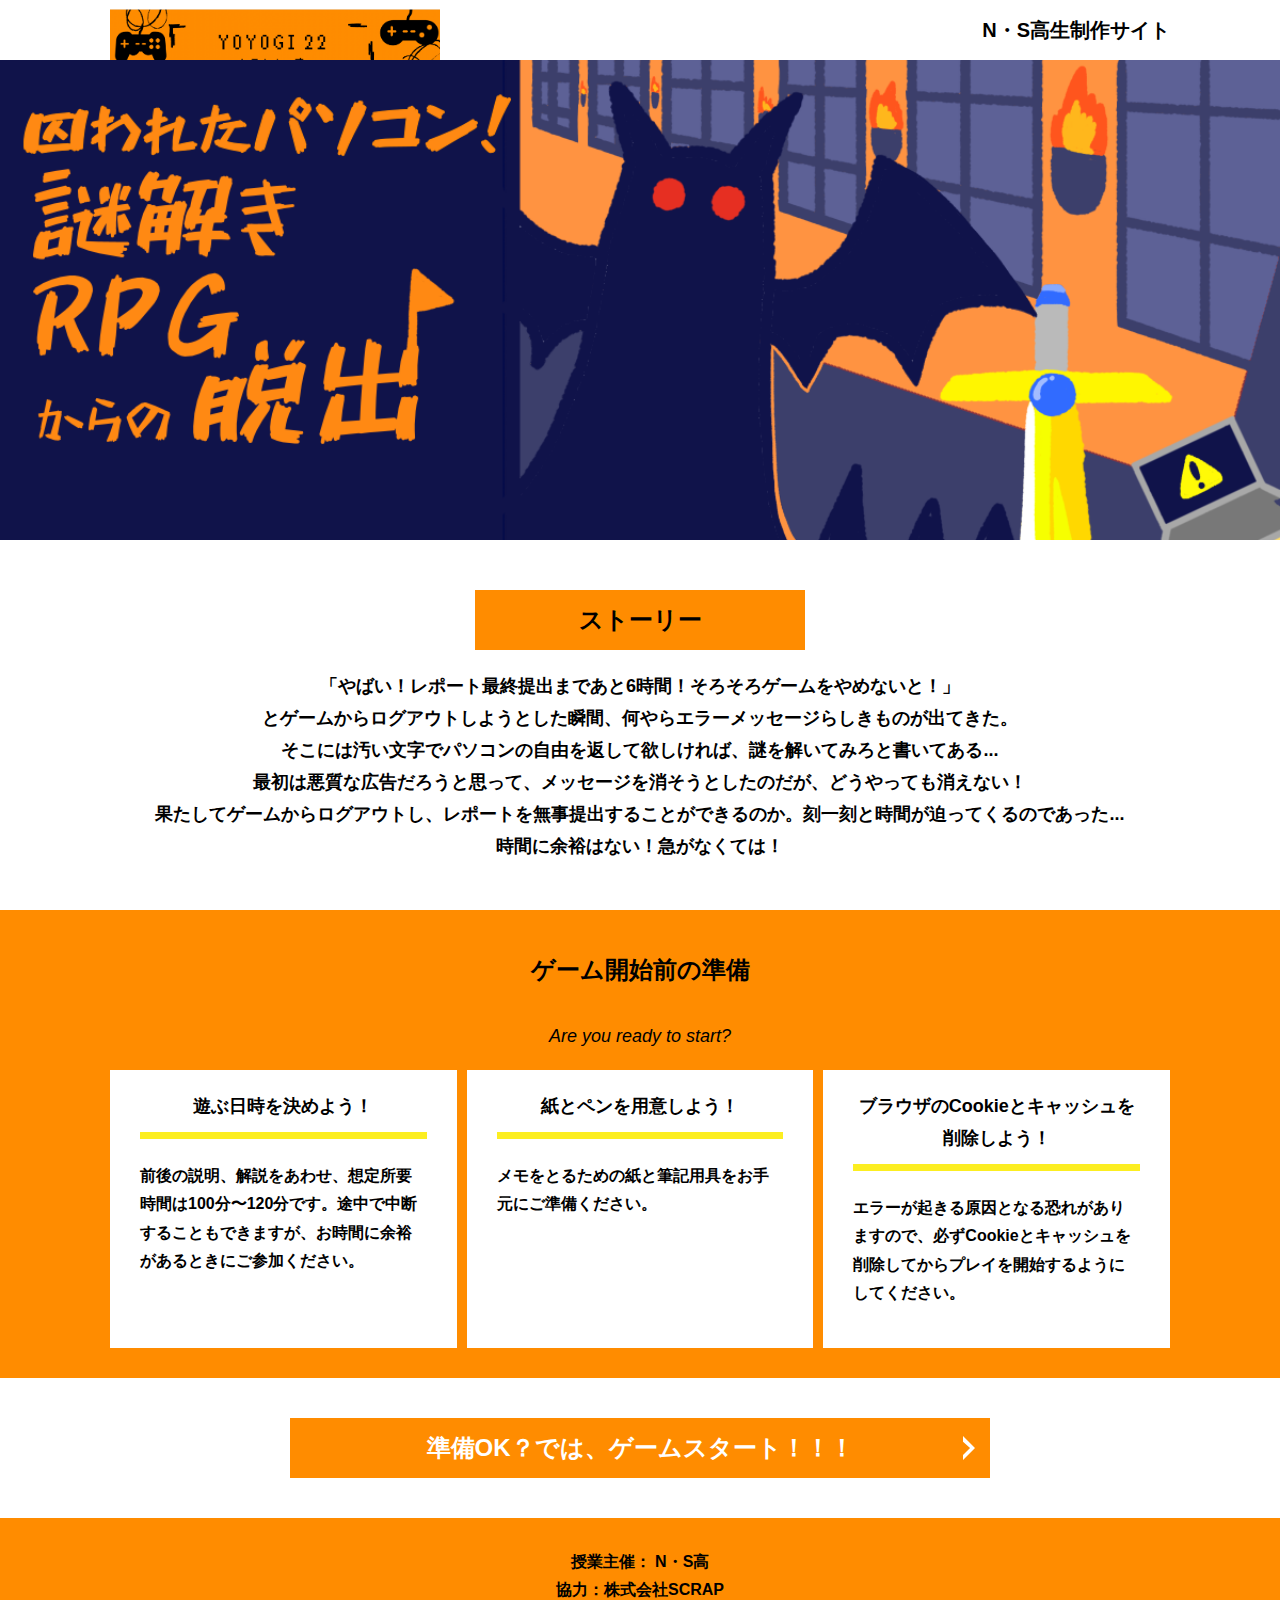
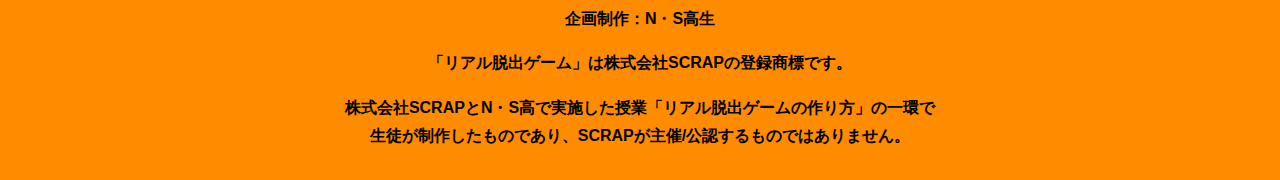
<file: index.html>
<!DOCTYPE html>
<html lang="ja">
<head>
  <meta charset="UTF-8">
  <meta http-equiv="X-UA-Compatible" content="IE=edge">
  <meta name="viewport" content="width=device-width, initial-scale=1.0">
  <title>囚われたパソコン！謎解きRPGからの脱出 │ Project N</title>
  <link rel="stylesheet" href="assets/css/normalize.css">
  <link rel="stylesheet" href="assets/css/style.css">
</head>
<body>
  <svg width="0" height="0" class="hidden">
    <symbol xmlns="http://www.w3.org/2000/svg" viewBox="0 0 12.47 24.94" id="arrow" class="arrow_svg">
      <title>arrow</title>
      <polygon points="0 24.94 0 19.66 7.35 12.47 0 5.92 0 0 12.47 12.47 0 24.94"/>
    </symbol>
  </svg>
  <header class="header">
    <div class="container">
      <div class="header__logo"><img src="assets/images/yoyogi22rogonew.png" alt="チームロゴ"></div>
      <div class="header__name">N・S高生制作サイト</div>
    </div>
  </header>
  <main class="main index-page">
    <!-- タイトルエリア　ここから -->
    <h1 class="main-title"><img src="assets/images/yoyogi22hedda-.png" alt="Presented by SCRAP×N・S高リアル脱出ゲーム制作PJ 囚われたパソコン！謎解きRPGからの脱出"></h1>
    <!-- タイトルエリア　ここまで -->
    <section class="section section--story">
      <div class="container">
        <h2 class="section-title section-title--keycolor section-title--story">ストーリー</h2>
        <div class="story">
          <p class="text-center">「やばい！レポート最終提出まであと6時間！そろそろゲームをやめないと！」<br>
            とゲームからログアウトしようとした瞬間、何やらエラーメッセージらしきものが出てきた。<br>
            そこには汚い文字でパソコンの自由を返して欲しければ、謎を解いてみろと書いてある...<br>
            最初は悪質な広告だろうと思って、メッセージを消そうとしたのだが、どうやっても消えない！<br>
            果たしてゲームからログアウトし、レポートを無事提出することができるのか。刻一刻と時間が迫ってくるのであった...<br>
            時間に余裕はない！急がなくては！</p>
        </div>
      </div>
    </section>
    <section class="section bg-color--gray">
      <div class="container">
        <h2 class="section-title">ゲーム開始前の準備</h2>
        <p class="font-eng text-center">Are you ready to start?</p>
        <!--
          class名"row"内のclass名"column"が横並びになります。
          改行する場合は以下のように追加してください。
          <div class="row">
            <div class="column">
              ～ 内容 ～
            </div>
          </div>
        -->
        <div class="row">
          <div class="column">
            <div class="card">
              <h3 class="card__title">遊ぶ日時を決めよう！</h3>
              <p class="card__content">前後の説明、解説をあわせ、想定所要時間は100分〜120分です。途中で中断することもできますが、お時間に余裕があるときにご参加ください。</p>
            </div>
          </div>
          <div class="column">
            <div class="card">
              <h3 class="card__title">紙とペンを用意しよう！</h3>
              <p class="card__content">メモをとるための紙と筆記用具をお手元にご準備ください。</p>
            </div>
          </div>
          <div class="column">
            <div class="card">
              <h3 class="card__title">ブラウザのCookieとキャッシュを<br>削除しよう！</h3>
              <p class="card__content">エラーが起きる原因となる恐れがありますので、必ずCookieとキャッシュを削除してからプレイを開始するようにしてください。</p>
            </div>
          </div>
        </div>
      </div>
    </section>
    <section class="section">
      <div class="container">
        <a class="btn" href="main.html">準備OK？では、ゲームスタート！！！<svg class="btn__arrow"><use xlink:href="#arrow"></use></svg></a>
      </div>
    </section>
  </main>
  <footer class="footer section bg-color--gray">
    <div class="container">
      <p class="text-center">授業主催： N・S高<br>協力：株式会社SCRAP<br>企画制作：N・S高生</p>
      <p class="text-center">「リアル脱出ゲーム」は株式会社SCRAPの登録商標です。</p>
      <p class="text-center">株式会社SCRAPとN・S高で実施した授業「リアル脱出ゲームの作り方」の一環で<br>生徒が制作したものであり、SCRAPが主催/公認するものではありません。</p>
    </div>
  </footer>
</body>
</html>
</file>
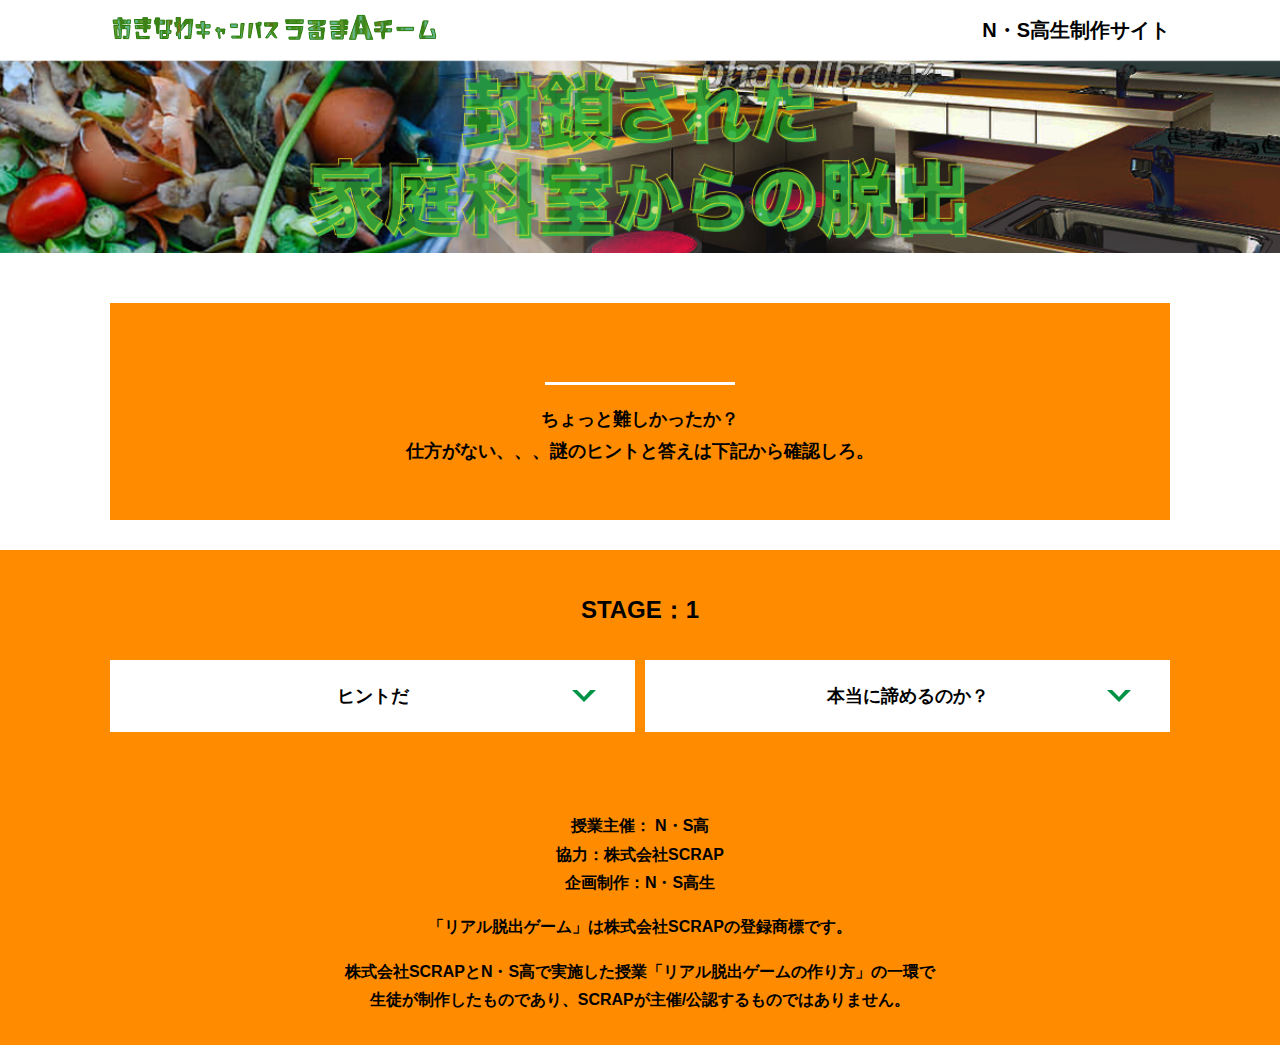
<file: hint1.html>
<!DOCTYPE html>
<html lang="ja">
<head>
  <meta charset="UTF-8">
  <meta http-equiv="X-UA-Compatible" content="IE=edge">
  <meta name="viewport" content="width=device-width, initial-scale=1.0">
  <title>ヒント │ 囚われたパソコン！謎解きRPGからの脱出 │ Project N</title>
  <link rel="stylesheet" href="assets/css/normalize.css">
  <link rel="stylesheet" href="assets/css/style.css">
</head>
<body>
  <svg width="0" height="0" class="hidden">
    <symbol xmlns="http://www.w3.org/2000/svg" viewBox="0 0 12.47 24.94" id="arrow" class="arrow_svg">
      <title>arrow</title>
      <polygon points="0 24.94 0 19.66 7.35 12.47 0 5.92 0 0 12.47 12.47 0 24.94"/>
    </symbol>
  </svg>
  <header class="header">
    <div class="container">
      <div class="header__logo"><img src="assets/images/logo.svg" alt="チームロゴ"></div>
      <div class="header__name">N・S高生制作サイト</div>
    </div>
  </header>
  <main class="main hint-page">
    <!-- タイトルエリア　ここから -->
    <h1 class="main-title"><img src="assets/images/main-image.png" alt="封鎖された家庭科室からの脱出"></h1>
    <!-- タイトルエリア　ここまで -->
    <section class="section">
      <div class="container">
        <div class="box bg-color--subcolor">
          <h2 class="section-title--border">ヒント集</h2>
          <p class="text-center">ちょっと難しかったか？<br>
            仕方がない、、、謎のヒントと答えは下記から確認しろ。</p>
        </div>
      </div>
    </section>
    <!-- STAGE1ヒント　ここから -->
    <section id="stage1" class="section bg-color--gray">
      <div class="container">
        <h2 class="section-title section-title--keycolor">STAGE：1</h2>
        <div class="row">
          <div class="column">
            <div class="card">
              <h3 class="card__title">ヒントだ<svg class="card__arrow"><use xlink:href="#arrow"></use></svg></h3>
              <p class="card__content">もう一度読み返そう</p>
            </div>
          </div>
          <div class="column">
            <div class="card">
              <h3 class="card__title">本当に諦めるのか？<svg class="card__arrow"><use xlink:href="#arrow"></use></svg></h3>
              <p class="card__content">ふんすい</p>
            </div>
          </div>
        </div>
      </div>
    </section>
    <!-- STAGE1ヒント　ここまで -->
  </main>
  <footer class="footer section bg-color--gray">
    <div class="container">
        <p class="text-center">授業主催： N・S高<br>協力：株式会社SCRAP<br>企画制作：N・S高生</p>
        <p class="text-center">「リアル脱出ゲーム」は株式会社SCRAPの登録商標です。</p>
        <p class="text-center">株式会社SCRAPとN・S高で実施した授業「リアル脱出ゲームの作り方」の一環で<br>生徒が制作したものであり、SCRAPが主催/公認するものではありません。</p>
    </div>
  </footer>
  <script src="assets/js/hint.js"></script>
</body>
</html>
</file>
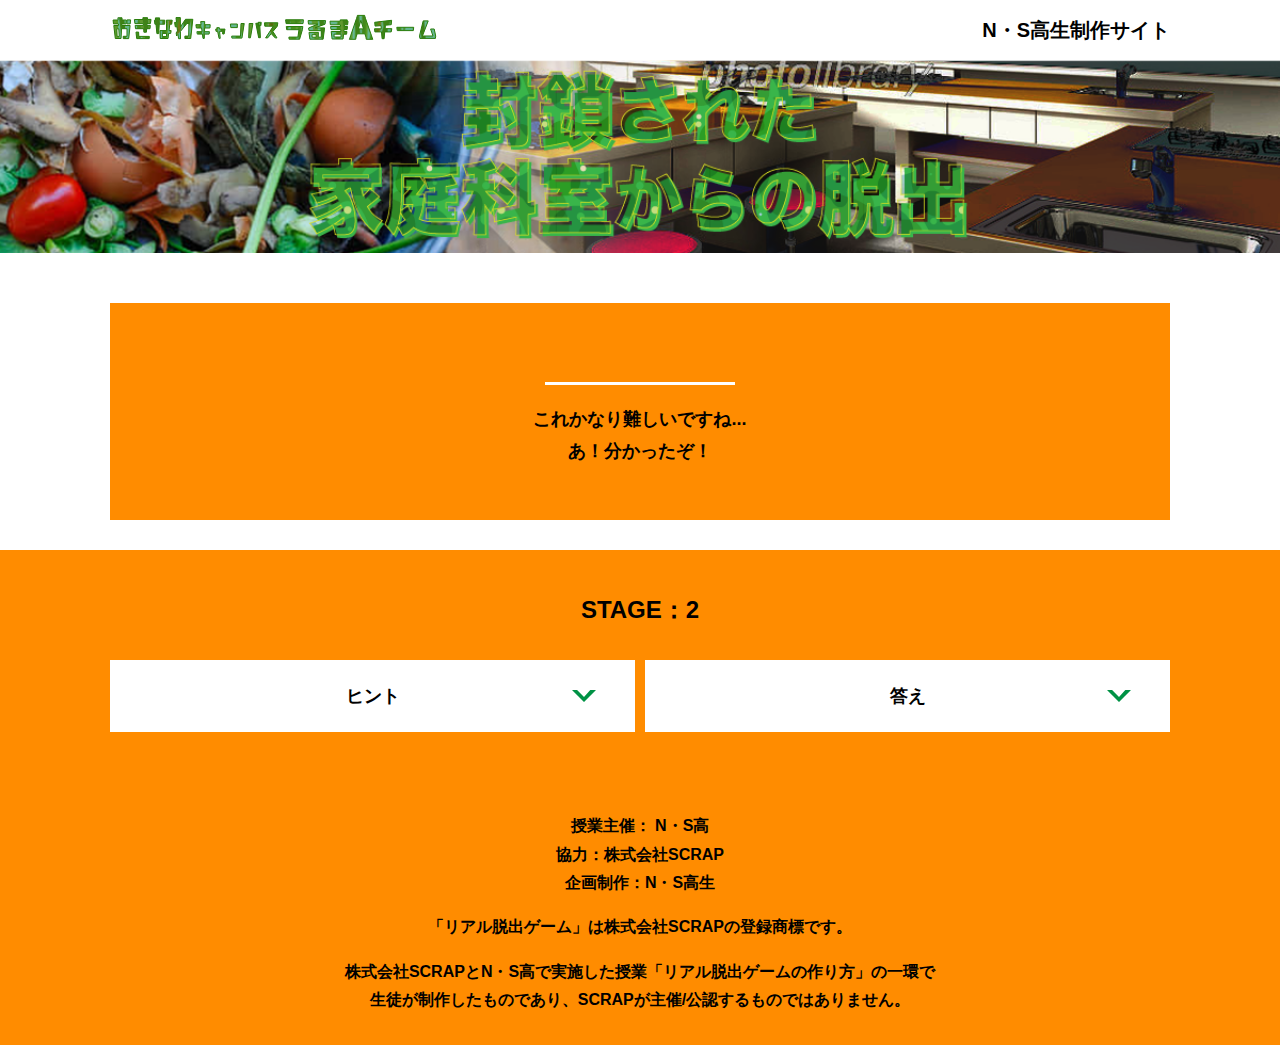
<file: hint2.html>
<!DOCTYPE html>
<html lang="ja">
<head>
  <meta charset="UTF-8">
  <meta http-equiv="X-UA-Compatible" content="IE=edge">
  <meta name="viewport" content="width=device-width, initial-scale=1.0">
  <title>ヒント │ 囚われたパソコン！謎解きRPGからの脱出 │ Project N</title>
  <link rel="stylesheet" href="assets/css/normalize.css">
  <link rel="stylesheet" href="assets/css/style.css">
</head>
<body>
  <svg width="0" height="0" class="hidden">
    <symbol xmlns="http://www.w3.org/2000/svg" viewBox="0 0 12.47 24.94" id="arrow" class="arrow_svg">
      <title>arrow</title>
      <polygon points="0 24.94 0 19.66 7.35 12.47 0 5.92 0 0 12.47 12.47 0 24.94"/>
    </symbol>
  </svg>
  <header class="header">
    <div class="container">
      <div class="header__logo"><img src="assets/images/logo.svg" alt="チームロゴ"></div>
      <div class="header__name">N・S高生制作サイト</div>
    </div>
  </header>
  <main class="main hint-page">
    <!-- タイトルエリア　ここから -->
    <h1 class="main-title"><img src="assets/images/main-image.png" alt="封鎖された家庭科室からの脱出"></h1>
    <!-- タイトルエリア　ここまで -->
    <section class="section">
      <div class="container">
        <div class="box bg-color--subcolor">
          <h2 class="section-title--border">仲間からの助言</h2>
          <p class="text-center">これかなり難しいですね...<br>
            あ！分かったぞ！</p>
        </div>
      </div>
    </section>
    <!-- STAGE2ヒント　ここから -->
    <section id="stage2" class="section bg-color--gray">
      <div class="container">
        <h2 class="section-title section-title--keycolor">STAGE：2</h2>
        <div class="row">
          <div class="column">
            <div class="card">
              <h3 class="card__title">ヒント<svg class="card__arrow"><use xlink:href="#arrow"></use></svg></h3>
              <p class="card__content">これってもしかして 「ア3=ウ」 みたいに解けば答えが出る？</p>
            </div>
              
 <!-- 2-2ヒント追加
            <div class="card">
              <h3 class="card__title">2-2ヒント<svg class="card__arrow"><use xlink:href="#arrow"></use></svg></h3>
              <p class="card__content">テキストテキストテキストテキストテキストテキストテキストテキストテキストテキスト</p>
            </div>
2-2ヒント追加ここまで -->

 <!-- 2-3ヒント追加
        　　 <div class="card">
              <h3 class="card__title">2-3ヒント<svg class="card__arrow"><use xlink:href="#arrow"></use></svg></h3>
              <p class="card__content">テキストテキストテキストテキストテキストテキストテキストテキストテキストテキスト</p>
            </div>
2-3ヒント追加ここまで -->
              
          </div>
          <div class="column">
            <div class="card">
              <h3 class="card__title">答え<svg class="card__arrow"><use xlink:href="#arrow"></use></svg></h3>
              <p class="card__content">答えは「ブキハエクスカリバー」だ！</br>
            バ3だったらバ行の3つ目のブ、カ2だったらカ行の2つ目のキというように解けば答えが出たんだ。</p>
            </div>
              
<!-- 2-2答え追加
            <div class="card">
              <h3 class="card__title">2-2答え<svg class="card__arrow"><use xlink:href="#arrow"></use></svg></h3>
              <p class="card__content">ううう</p>
            </div>
2-2答え追加ここまで -->
              
<!-- 2-3答え追加          
            <div class="card">
              <h3 class="card__title">2-3答え<svg class="card__arrow"><use xlink:href="#arrow"></use></svg></h3>
              <p class="card__content">ううう</p>
            </div>
2-3答え追加ここまで -->
              
          </div>
        </div>
      </div>
    </section>
    <!-- STAGE2ヒント　ここまで -->
  </main>
  <footer class="footer section bg-color--gray">
    <div class="container">
        <p class="text-center">授業主催： N・S高<br>協力：株式会社SCRAP<br>企画制作：N・S高生</p>
        <p class="text-center">「リアル脱出ゲーム」は株式会社SCRAPの登録商標です。</p>
        <p class="text-center">株式会社SCRAPとN・S高で実施した授業「リアル脱出ゲームの作り方」の一環で<br>生徒が制作したものであり、SCRAPが主催/公認するものではありません。</p>
    </div>
  </footer>
  <script src="assets/js/hint.js"></script>
</body>
</html>
</file>
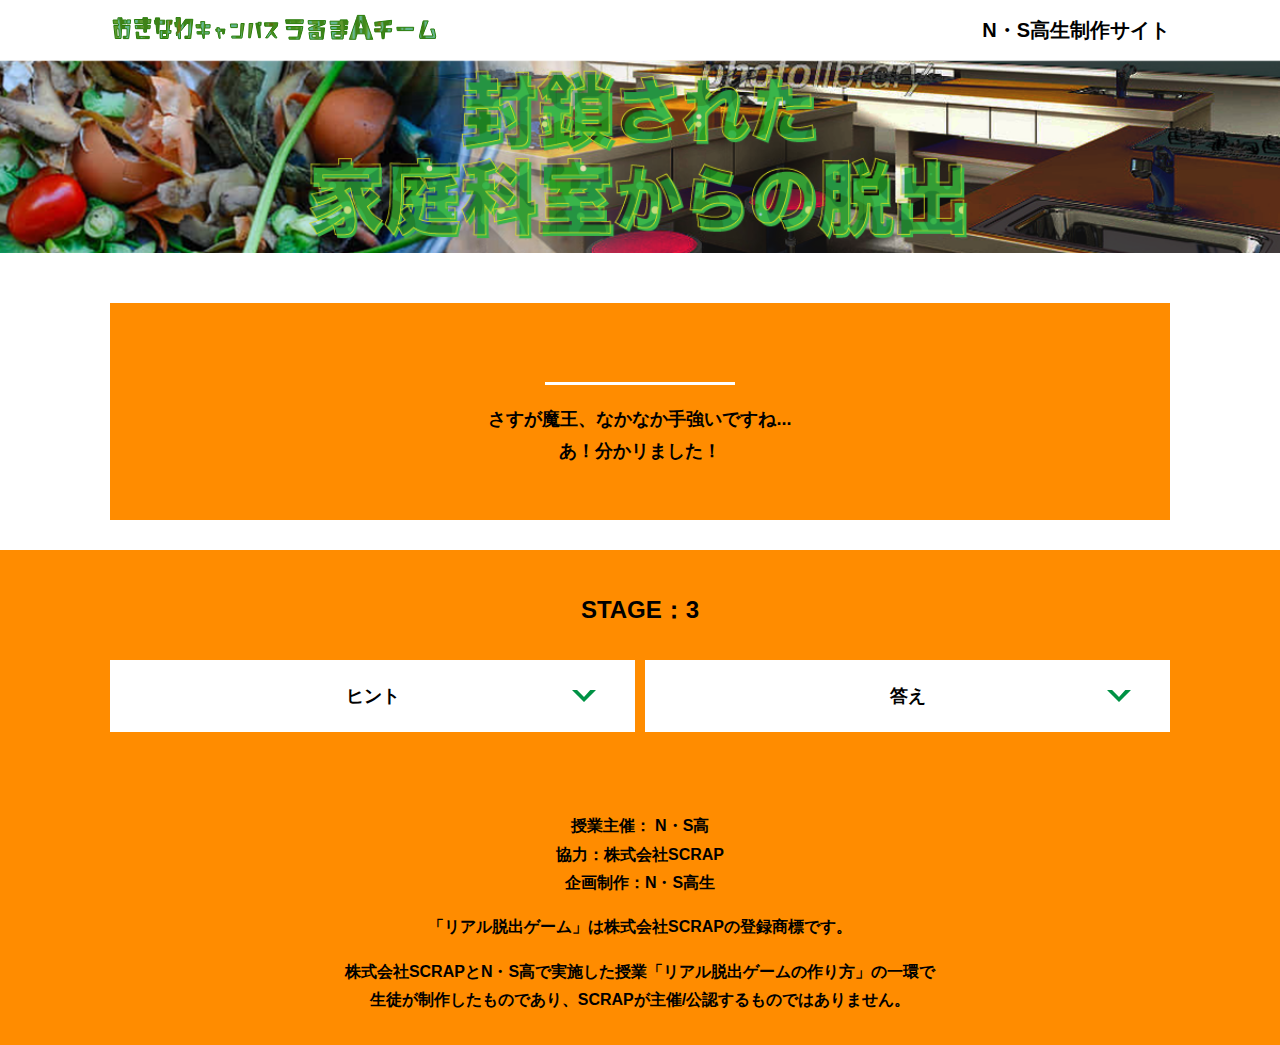
<file: hint3.html>
<!DOCTYPE html>
<html lang="ja">
<head>
  <meta charset="UTF-8">
  <meta http-equiv="X-UA-Compatible" content="IE=edge">
  <meta name="viewport" content="width=device-width, initial-scale=1.0">
  <title>ヒント │ 囚われたパソコン！謎解きRPGからの脱出 │ Project N</title>
  <link rel="stylesheet" href="assets/css/normalize.css">
  <link rel="stylesheet" href="assets/css/style.css">
</head>
<body>
  <svg width="0" height="0" class="hidden">
    <symbol xmlns="http://www.w3.org/2000/svg" viewBox="0 0 12.47 24.94" id="arrow" class="arrow_svg">
      <title>arrow</title>
      <polygon points="0 24.94 0 19.66 7.35 12.47 0 5.92 0 0 12.47 12.47 0 24.94"/>
    </symbol>
  </svg>
  <header class="header">
    <div class="container">
      <div class="header__logo"><img src="assets/images/logo.svg" alt="チームロゴ"></div>
      <div class="header__name">N・S高生制作サイト</div>
    </div>
  </header>
  <main class="main hint-page">
    <!-- タイトルエリア　ここから -->
    <h1 class="main-title"><img src="assets/images/main-image.png" alt="封鎖された家庭科室からの脱出"></h1>
    <!-- タイトルエリア　ここまで -->
    <section class="section">
      <div class="container">
        <div class="box bg-color--subcolor">
          <h2 class="section-title--border">ヒント集</h2>
          <p class="text-center">さすが魔王、なかなか手強いですね...<br>
            あ！分かリました！</p>
        </div>
      </div>
    </section>
    <!-- STAGE3ヒント　ここから -->
    <section id="stage3" class="section bg-color--gray">
      <div class="container">
        <h2 class="section-title section-title--keycolor">STAGE：3</h2>
        <div class="row">
          <div class="column">
            <div class="card">
              <h3 class="card__title">ヒント<svg class="card__arrow"><use xlink:href="#arrow"></use></svg></h3>
              <p class="card__content">色はそれぞれ塗りつぶした◯にして、八百屋とフクロウをイラストにしてみたら解けるかも！</p>
            </div>
              
 <!-- 3-2ヒント追加
            <div class="card">
              <h3 class="card__title">3-2ヒント<svg class="card__arrow"><use xlink:href="#arrow"></use></svg></h3>
              <p class="card__content">テキストテキストテキストテキストテキストテキストテキストテキストテキストテキスト</p>
            </div>
3-2ヒント追加ここまで -->

 <!-- 3-3ヒント追加
        　　 <div class="card">
              <h3 class="card__title">3-3ヒント<svg class="card__arrow"><use xlink:href="#arrow"></use></svg></h3>
              <p class="card__content">テキストテキストテキストテキストテキストテキストテキストテキストテキストテキスト</p>
            </div>
3-3ヒント追加ここまで -->
              
          </div>
          <div class="column">
            <div class="card">
              <h3 class="card__title">答え<svg class="card__arrow"><use xlink:href="#arrow"></use></svg></h3>
              <p class="card__content">そうか答えは「かかと」だったのか！</p>
            </div>

 <!-- 3-2答え追加
            <div class="card">
              <h3 class="card__title">3-2答え<svg class="card__arrow"><use xlink:href="#arrow"></use></svg></h3>
              <p class="card__content">ううう</p>
            </div>
3-2答え追加ここまで -->
              
<!-- 3-3答え追加          
            <div class="card">
              <h3 class="card__title">2-3答え<svg class="card__arrow"><use xlink:href="#arrow"></use></svg></h3>
              <p class="card__content">ううう</p>
            </div>
3-3答え追加ここまで -->
              
          </div>
        </div>
      </div>
    </section>
    <!-- STAGE3ヒント　ここまで -->
  </main>
  <footer class="footer section bg-color--gray">
    <div class="container">
        <p class="text-center">授業主催： N・S高<br>協力：株式会社SCRAP<br>企画制作：N・S高生</p>
        <p class="text-center">「リアル脱出ゲーム」は株式会社SCRAPの登録商標です。</p>
        <p class="text-center">株式会社SCRAPとN・S高で実施した授業「リアル脱出ゲームの作り方」の一環で<br>生徒が制作したものであり、SCRAPが主催/公認するものではありません。</p>
    </div>
  </footer>
  <script src="assets/js/hint.js"></script>
</body>
</html>
</file>
<file: assets/css/style.css>
@charset "UTF-8";
/****************************
 * 共通CSSのテンプレートです。
*****************************/
*,
*::before,
*::after {
  -webkit-box-sizing: border-box;
          box-sizing: border-box;
}

html {
  font-size: 18px;
  -webkit-box-sizing: border-box;
          box-sizing: border-box;
}

body {
  overflow-x: hidden;
  font-family: "游ゴシック体", "Yu Gothic", YuGothic, "ヒラギノ角ゴ Pro", "Hiragino Kaku Gothic Pro", "メイリオ", "Meiryo", sans-serif;
  font-size: 18px;
  line-height: 1.77778;
  font-weight: bold;
  text-decoration: none;
  border: none;
  list-style: none;
  color: #000;
  margin: 0;
}

img {
  width: 100%;
}

figure {
  margin: 0;
}

figcaption {
  margin-top: 30px;
  font-size: 14px;
}

@media screen and (max-width: 767px) {
  figcaption {
    font-size: 13px;
  }
}

input[type=text] {
  font-size: 18px;
  border: none;
  padding: 25px 35px;
  display: block;
  margin: 0 auto;
  max-width: 580px;
  width: 100%;
}

::-webkit-input-placeholder {
  color: #999;
}

:-ms-input-placeholder {
  color: #999;
}

::-ms-input-placeholder {
  color: #999;
}

::placeholder {
  color: #999;
}

button {
  cursor: pointer;
  display: block;
  border: none;
  margin: 0 auto;
  background-color: #006837;
  color: #fff;
  width: 287px;
  height: 55px;
}

/*******************
* Layout
*******************/
.section {
  padding-top: 30px;
  padding-bottom: 30px;
}

.section--clear {
  /* ステージクリア画面 */
  position: fixed;
  display: none;
  /* 読み込み時に一瞬表示されるのを防ぐ */
  -webkit-box-pack: center;
      -ms-flex-pack: center;
          justify-content: center;
  -webkit-box-align: center;
      -ms-flex-align: center;
          align-items: center;
  top: 0;
  bottom: 0;
  left: 0;
  right: 0;
  z-index: 200;
}

.section--clear.isClear {
  display: -webkit-box;
  display: -ms-flexbox;
  display: flex;
}

.container {
  width: 1100px;
  padding-left: 20px;
  padding-right: 20px;
  margin: 0 auto;
}

@media screen and (max-width: 1100px) {
  .container {
    width: calc(100% - 40px);
  }
}

.row {
  display: -webkit-box;
  display: -ms-flexbox;
  display: flex;
  -ms-flex-line-pack: stretch;
      align-content: stretch;
  gap: 10px;
}

.row + .row {
  margin-top: 20px;
}

.column {
  width: 100%;
}

.card {
  background-color: #fff;
  margin-bottom: 20px;
  height: 100%;
}

.card__title {
  font-size: 18px;
  text-align: center;
  margin: 0;
  padding: 20px 30px;
  position: relative;
  cursor: pointer;
}

.card__content {
  -webkit-transition: all 0.3s;
  transition: all 0.3s;
  font-size: 16px;
  padding: 20px 30px;
  margin: 0;
  position: relative;
}

.card__content::before {
  display: block;
  content: '';
  width: calc(100% - 60px);
  height: 7px;
  background-color: #fcee21;
  position: absolute;
  top: -10px;
  left: 30px;
}

.hint-page .card {
  height: auto;
}

.hint-page .card__content {
  display: none;
  text-align: center;
}

.hint-page .card__arrow {
  position: absolute;
  top: calc(50% - 12px);
  right: 45px;
  -webkit-transform: rotate(90deg);
          transform: rotate(90deg);
  -webkit-transition: all 0.3s;
  transition: all 0.3s;
  fill: #009245;
  width: 12px;
  height: 24px;
}

.hint-page .card.is-open .card__content {
  display: block;
}

.hint-page .card.is-open .card__arrow {
  -webkit-transform: rotate(-90deg);
          transform: rotate(-90deg);
}

.box {
  padding: 35px 30px;
}

.youtube {
  position: relative;
  width: 100%;
  padding-top: 56.25%;
}

.youtube iframe {
  position: absolute;
  top: 0;
  left: 0;
  width: 100%;
  height: 100%;
}

.youtube__container {
  max-width: 800px;
  margin: 0 auto;
}

/*********************
* Color
*********************/
.bg-color--keycolor {
  background-color: #ff8c00;
}

.bg-color--subcolor {
  background-color: #ff8c00;
}

.bg-color--gray {
  background-color: #ff8c00;
}

/*********************
* title
**********************/
.main-title {
  margin: 0;
}

.sub-title {
  text-align: center;
  font-size: 18px;
  line-height: 1.66667;
}

.sub-title__bg {
  background-color: #fcee21;
  padding-left: 1rem;
  padding-right: 1rem;
}

.section-title {
  font-size: 24px;
  line-height: 1.75;
  text-align: center;
  padding: 9px 20px;
  background-color: #ff8c00;
  margin: 0 -20px 20px -20px;
}

.section-title__stage {
  display: inline-block;
  margin-right: 2rem;
}

.section-title--keycolorlight {
  background-color: #ff8c00;
}

.section-title--keycolorlight .section-title__stage {
  color: #fff;
}

.section-title--keycolor {
  background-color: #ff8c00;
}

.section-title--story {
  width: 330px;
  margin: 0 auto 20px;
}

.section-title--border {
  position: relative;
  font-size: 30px;
  text-align: center;
  line-height: 1.06667;
  margin: 0;
  padding-bottom: 15px;
  color: #ff8c00;
}

.section-title--border::after {
  position: absolute;
  bottom: 0;
  left: calc(50% - 95px);
  display: block;
  content: '';
  background-color: #fff;
  height: 2.6px;
  width: 190px;
}

/******************
* text
******************/
.font-eng {
  font-style: italic;
  font-weight: normal;
}

/*************************
* Button
*************************/
.btn {
  display: block;
  text-decoration: none;
  cursor: pointer;
  background-color: #ff8c00;
  color: #fff;
  font-size: 24px;
  line-height: 1.54167;
  text-align: center;
  padding: 11.5px;
  width: calc(100% - 40px);
  max-width: 700px;
  margin: 10px auto;
  position: relative;
}

.btn:hover {
  opacity: 0.7;
}

.btn__arrow {
  position: absolute;
  top: calc(50% - 12px);
  right: 15px;
  fill: #fff;
  width: 12px;
  height: 24px;
}

/****************
* header
*****************/
.header {
  background-color: #fff;
  height: 60px;
}

.header .container {
  display: -webkit-box;
  display: -ms-flexbox;
  display: flex;
  -webkit-box-pack: justify;
      -ms-flex-pack: justify;
          justify-content: space-between;
  -webkit-box-align: center;
      -ms-flex-align: center;
          align-items: center;
  height: 100%;
}

.header__logo {
  width: 330px;
  height: 42px;
}

.header__name {
  font-size: 20px;
  line-height: 1.1;
}

.footer {
  font-size: 16px;
}

.footer p:first-child {
  margin-top: 0;
}

.footer p:last-child {
  margin-bottom: 0;
}

/********************
* main
********************/
.story__note {
  margin: 0;
}

.story__note__outer {
  width: 860px;
  display: -webkit-box;
  display: -ms-flexbox;
  display: flex;
  padding: 20px;
  margin: 20px auto;
  -webkit-box-pack: center;
      -ms-flex-pack: center;
          justify-content: center;
}

@media screen and (max-width: 940px) {
  .story__note__outer {
    width: 100%;
  }
}

.stage-column__container + .stage-column__container {
  border-top: 2px solid #fff;
}

.answer {
  font-size: 18px;
  margin-bottom: 20px;
  line-height: 80px;
  word-spacing: 20px;
}

.err-message {
  color: #c1272d;
  font-size: 18px;
  text-align: center;
}

.link-hint {
  text-align: center;
  display: block;
  margin-top: 20px;
}

.clear-message {
  background-color: #d9e021;
  padding: 30px 30px 60px;
  position: relative;
}

.clear-message__title {
  position: relative;
  display: block;
  text-align: center;
  color: #006837;
  font-size: 30px;
  padding-bottom: 10px;
  margin-bottom: 35px;
}

.clear-message__title::after {
  content: '';
  position: absolute;
  display: block;
  width: 183px;
  height: 2px;
  background-color: #fff;
  bottom: 0;
  left: calc(50% - (183px/2));
}

.clear-message__content {
  text-align: center;
}

.clear-message__btn {
  position: absolute;
  bottom: -30px;
  left: calc(50% - 144px);
  width: 288px;
  margin: 0;
}

/********************
* Utility
********************/
.text-center {
  text-align: center;
}

.text-left {
  text-align: left;
}

.text-right {
  text-align: right;
}

.hidden {
  display: none;
}
/*# sourceMappingURL=style.css.map */
</file>
